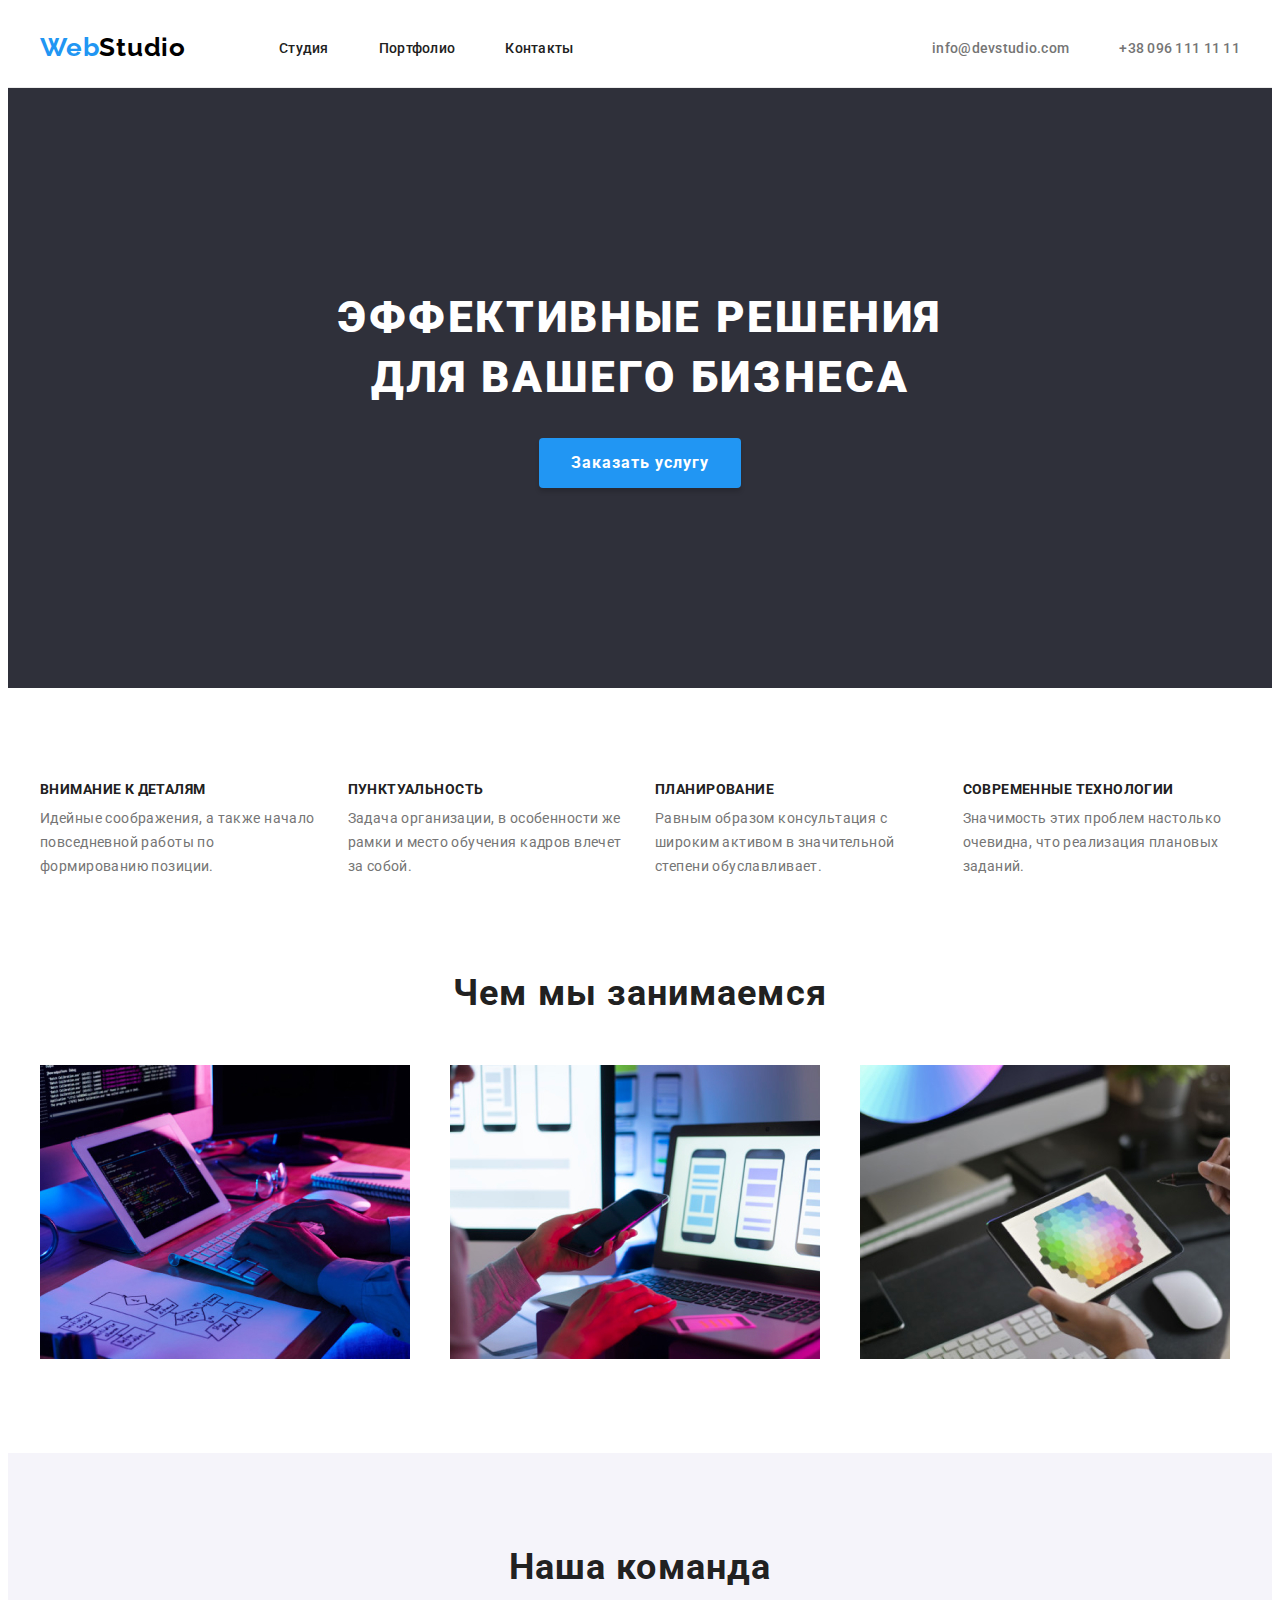
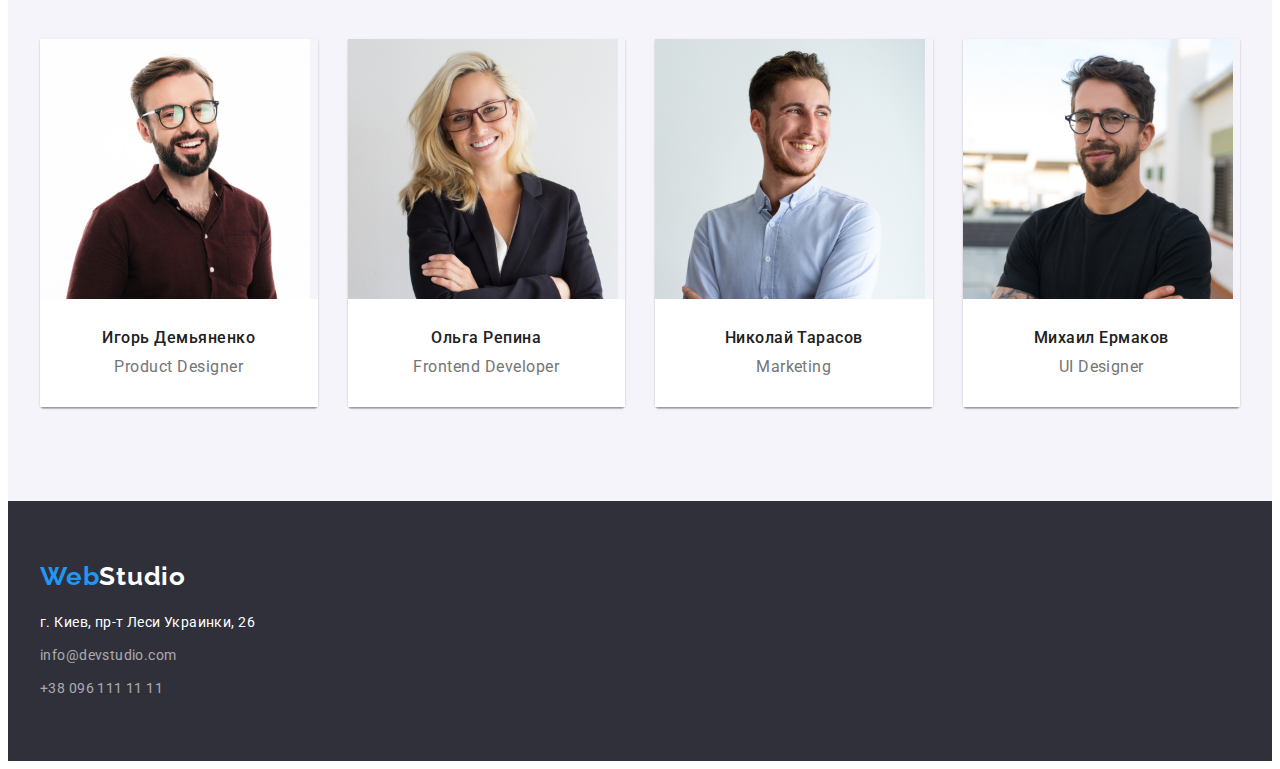
<file: index.html>
<!DOCTYPE html>
<html lang="ru">
  <head>
    <meta charset="UTF-8" />
    <meta http-equiv="X-UA-Compatible" content="IE=edge" />
    <meta name="viewport" content="width=device-width, initial-scale=1.0" />
    <title>Студия</title>
    <link rel="stylesheet" href="https://cdnjs.cloudflare.com/ajax/libs/modern-normalize/1.1.0/modern-normalize.min.css" integrity="sha512-wpPYUAdjBVSE4KJnH1VR1HeZfpl1ub8YT/NKx4PuQ5NmX2tKuGu6U/JRp5y+Y8XG2tV+wKQpNHVUX03MfMFn9Q==" crossorigin="anonymous" referrerpolicy="no-referrer" />
    <link rel="preconnect" href="https://fonts.gstatic.com" crossorigin>
    <link href="https://fonts.googleapis.com/css2?family=Raleway:wght@700&family=Roboto:wght@400;500;700;900&display=swap" rel="stylesheet">
    <link rel="stylesheet" href="./css/styles.css" />
  </head>
  <body>
    <header class="page-header">
      <div class="container navigation-container">
        <nav class="navigation">
        <a class="logo header-logo link" href="" lang="en"
          >Web<span class="header-color-logo">Studio</span></a
        >
        <ul class="menu list">
          <li class="menu-item">
            <a class="menu-link link" href="">Студия</a>
          </li>
          <li class="menu-item">
            <a class="menu-link link" href="./portfolio.html">Портфолио</a>
          </li>
          <li class="menu-item">
            <a class="menu-link link" href="">Контакты</a>
          </li>
        </ul>
        
      </nav>
      <ul class="contact list">
        <li class="contact-items">
          <a class="contact-link link" href="mailto:info@devstudio.com"
            >info@devstudio.com</a
          >
        </li>
        <li class="contact-items">
          <a class="contact-link link" href="tel:+380961111111"
            >+38 096 111 11 11</a
          >
        </li>
      </ul>
    </div>
      
    </header>
    <main class="main">
      <section class="hero">
        <div class="container">
          <h1 class="hero-title">Эффективные решения для вашего бизнеса</h1>
          <button class="hero-button" type="button">Заказать услугу</button></div>
        
      </section>
       <section class="section">
        <div class="container">
          <h2 class="benefits-title visually-hidden">Наши преимущества</h2>
           <ul class="benefits-list list">
          <li class="benefits-list-item">
            <h3 class="benefits-list-item-title">Внимание к деталям</h3>
            <p class="benefits-list-item-text">
              Идейные соображения, а также начало повседневной работы по
              формированию позиции.
            </p>
          </li>

          <li class="benefits-list-item">
            <h3 class="benefits-list-item-title">Пунктуальность</h3>
            <p class="benefits-list-item-text">
              Задача организации, в особенности же рамки и место обучения кадров
              влечет за собой.
            </p>
          </li>
          <li class="benefits-list-item">
            <h3 class="benefits-list-item-title">Планирование</h3>
            <p class="benefits-list-item-text">
              Равным образом консультация с широким активом в значительной
              степени обуславливает.
            </p>
          </li>
          <li class="benefits-list-item">
            <h3 class="benefits-list-item-title">Современные технологии</h3>
            <p class="benefits-list-item-text">
              Значимость этих проблем настолько очевидна, что реализация
              плановых заданий.
            </p>
          </li>
        </ul></div>
        
       
        
      </section>
      <section class="work section">
        <div class="container">
          <h2 class="work-title">Чем мы занимаемся</h2>
          <ul class="work-list list">
            <li class="work-list-item">
              <img
                class="work-list-pic"
                src="./images/img.jpg"
                width="370"
                height="294"
                alt="мужчина пишет код на клавиатуре"
              />
            </li>
            <li class="work-list-item">
              <img
                class="work-list-pic"
                src="./images/img1.jpg"
                width="370"
                height="294"
                alt="женщина держит телефон в руках и смотрит на экран ноутбука"
              />
            </li>
            <li class="work-list-item">
              <img
                class="work-list-pic"
                src="./images/img2.jpg"
                width="370"
                height="294"
                alt="планшет с изображением палитры красок в руках человека"
              />
            </li>
          </ul>
        </div>
       
      </section>
      <section class="team section">
        <div class="container">
          <h2 class="team-title">Наша команда</h2>
          <ul class="team-list list">
            <li class="team-list-item">
              <img class="team-list-pic"
                src="./images/img3.jpg"
                width="270"
                height="260"
                alt="улыбающийся мужчина в очках"
              />
              <div class="team-list-content"> <h3 class="team-list-item-title">Игорь Демьяненко</h3>
                <p class="team-list-item-text">Product Designer</p></div>
             
              
            </li>
  
            <li class="team-list-item card-container">
              <img class="team-list-pic"
                src="./images/img4.jpg"
                width="270"
                height="260"
                alt="улыбающаяся женщина в очках"
              />
              <div class="team-list-content"><h3 class="team-list-item-title">Ольга Репина</h3>
                <p class="team-list-item-text">Frontend Developer</p></div>
              
            </li>
  
            <li class="team-list-item card-container">
              <img class="team-list-pic"
                src="./images/img5.jpg"
                width="270"
                height="260"
                alt="улыбающийся мужчина"
              />
              <div class="team-list-content"><h3 class="team-list-item-title">Николай Тарасов</h3>
                <p class="team-list-item-text">Marketing</p></div>
              
            </li>
  
            <li class="team-list-item card-container">
              <img class="team-list-pic"
                src="./images/img6.jpg"
                width="270"
                height="260"
                alt="улыбающийся мужчина в очках"
              />
              <div class="team-list-content"><h3 class="team-list-item-title">Михаил Ермаков</h3>
                <p class="team-list-item-text">UI Designer</p></div>
              
            </li>
          </ul>

        </div>
        
      </section>
    </main>
    <footer class="footer">
      <div class="container">
        <a class="logo footer-logo link" href="" lang="en"
        >Web<span class="footer-color-logo">Studio</span></a
      >
      <address>
        <ul class="contacts list">
          <li class="contact-item">
            <a class="contacts-link address link" href=""
              >г. Киев, пр-т Леси Украинки, 26</a
            >
          </li>
          <li class="contact-item">
            <a class="contacts-link link" href="mailto:info@devstudio.com"
              >info@devstudio.com</a
            >
          </li>
          <li class="contact-item">
            <a class="contacts-link link" href="tel:+380961111111"
              >+38 096 111 11 11</a
            >
          </li>
        </ul>
      </address>
      </div>
     
    </footer>
  </body>
</html>
</file>
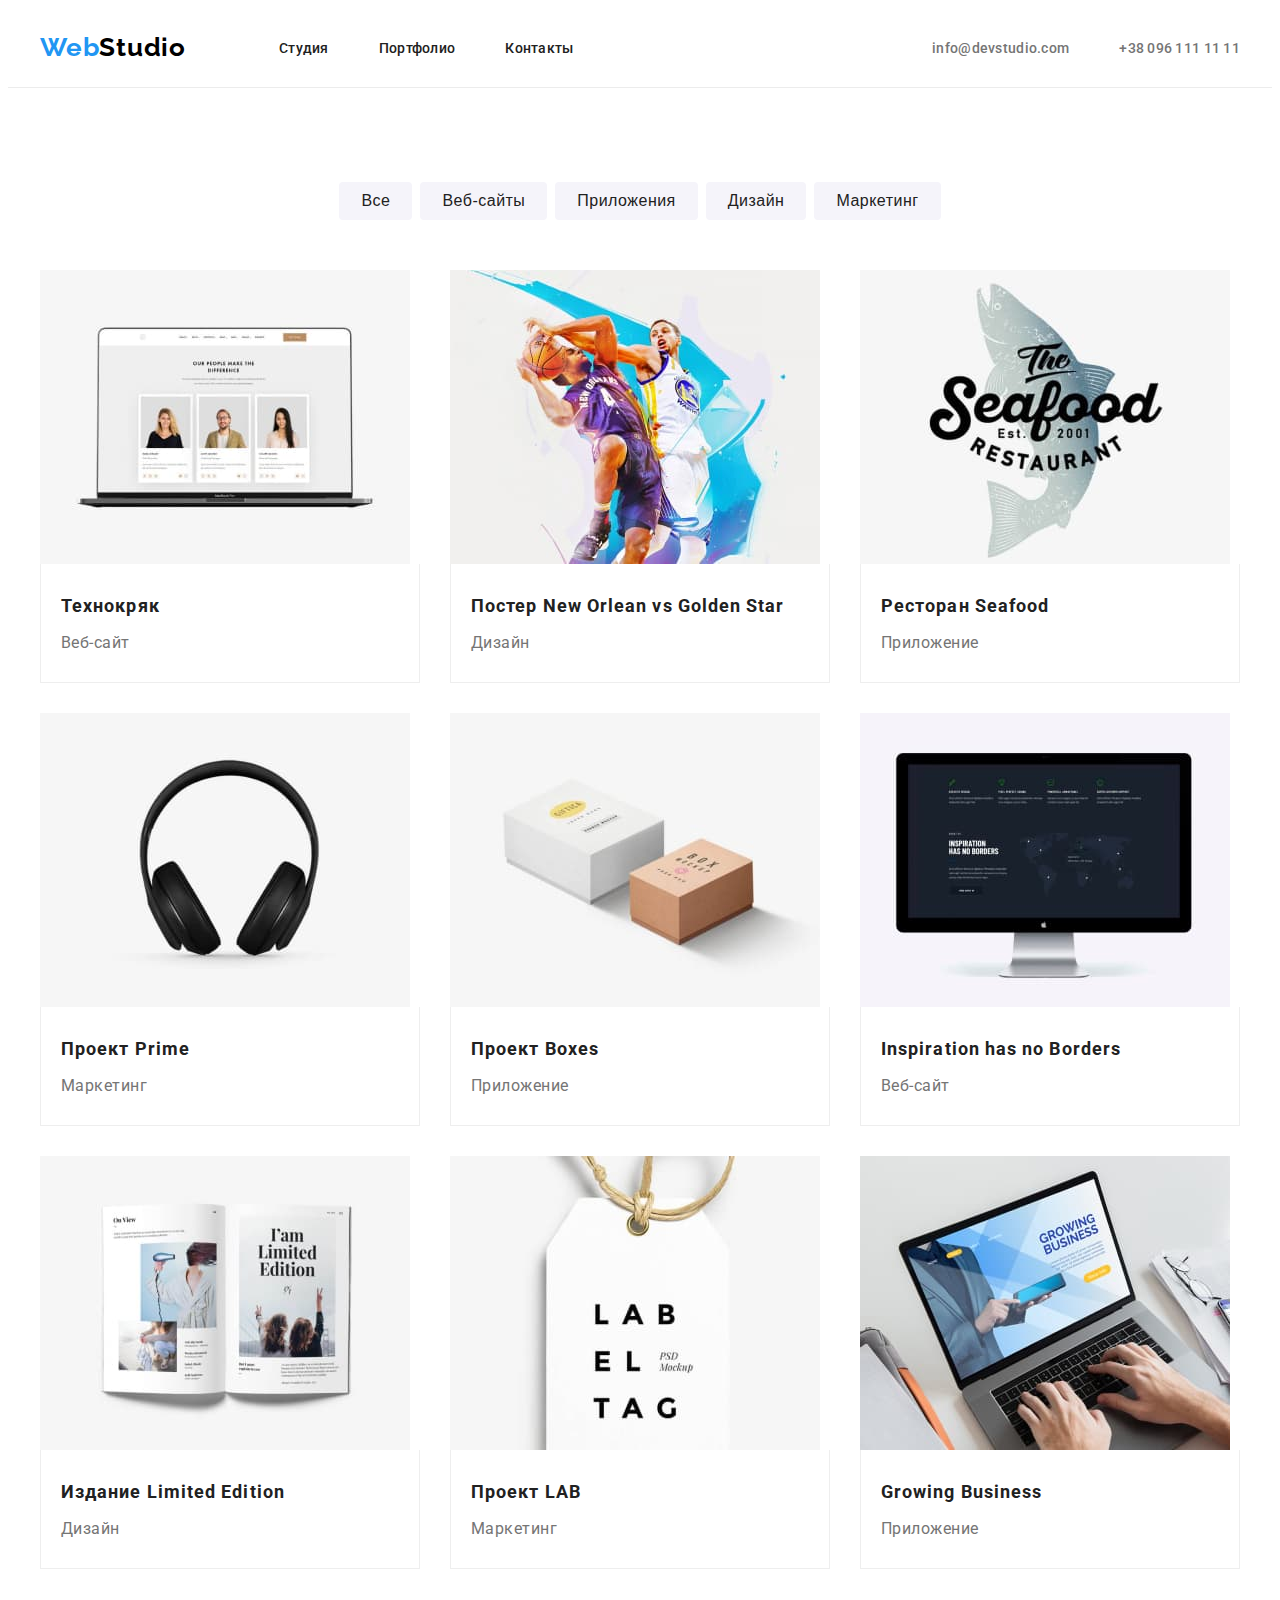
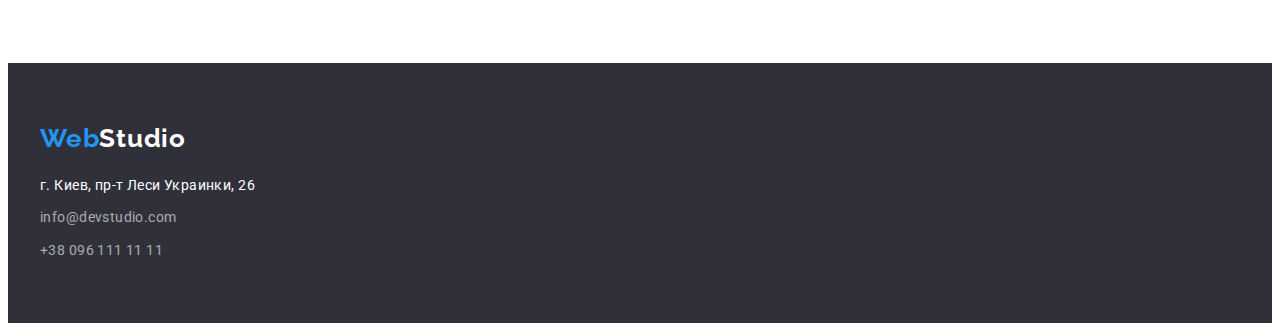
<file: portfolio.html>
<!DOCTYPE html>
<html lang="ru">
  <head>
    <meta charset="UTF-8" />
    <meta http-equiv="X-UA-Compatible" content="IE=edge" />
    <meta name="viewport" content="width=device-width, initial-scale=1.0" />
    <title>Портфолио</title>
    <link rel="stylesheet" href="https://cdnjs.cloudflare.com/ajax/libs/modern-normalize/1.1.0/modern-normalize.min.css" integrity="sha512-wpPYUAdjBVSE4KJnH1VR1HeZfpl1ub8YT/NKx4PuQ5NmX2tKuGu6U/JRp5y+Y8XG2tV+wKQpNHVUX03MfMFn9Q==" crossorigin="anonymous" referrerpolicy="no-referrer" />
    <link rel="preconnect" href="https://fonts.googleapis.com">
    <link rel="preconnect" href="https://fonts.gstatic.com" crossorigin>
    <link href="https://fonts.googleapis.com/css2?family=Raleway:wght@700&family=Roboto:wght@400;500;700;900&display=swap" rel="stylesheet">
    <link rel="stylesheet" href="./css/styles.css" />
  </head>
  <body>
    <header class="page-header">
      <div class="container navigation-container">
        <nav class="navigation">
        <a class="logo header-logo link" href="" lang="en"
          >Web<span class="header-color-logo">Studio</span></a
        >
        <ul class="menu list">
          <li class="menu-item">
            <a class="menu-link link" href="">Студия</a>
          </li>
          <li class="menu-item">
            <a class="menu-link link" href="./portfolio.html">Портфолио</a>
          </li>
          <li class="menu-item">
            <a class="menu-link link" href="">Контакты</a>
          </li>
        </ul>
        
      </nav>
      <ul class="contact list">
        <li class="contact-items">
          <a class="contact-link link" href="mailto:info@devstudio.com"
            >info@devstudio.com</a
          >
        </li>
        <li class="contact-items">
          <a class="contact-link link" href="tel:+380961111111"
            >+38 096 111 11 11</a
          >
        </li>
      </ul>
    </div>
      
    </header>
    <main class="body">
      <section class="section">
        <div class="container">
          <h1 class="caption visually-hidden">Наши работы</h1>
        <ul class="button-items list">
        <li class="button-item">
          <button class="button" type="button">Все</button>
        </li>
        <li class="button-item">
          <button class="button" type="button">Веб-сайты</button>
        </li>
        <li class="button-item">
          <button class="button" type="button">Приложения</button>
        </li>
        <li class="button-item">
          <button class="button" type="button">Дизайн</button>
        </li>
        <li class="button-item">
          <button class="button" type="button">Маркетинг</button>
        </li>
      </ul>
      <ul class="product-list list">
        <li class="product-list-item">
          <img
            class="product-list-item-pic"
            src="./images/1.jpg"
            width="370"
            height="294"
            alt="ноутбук с изображением веб-сайта"
          />
          <div class="card-content">
            <h2 class="product-list-item-title">Технокряк</h2>
          <p class="product-list-item-text">Веб-сайт</p>
          </div>
          
        </li>
        <li class="product-list-item product-card">
          <img
            class="product-list-item-pic"
            src="./images/2.jpg"
            width="370"
            height="294"
            alt="два баскетболиста с мячем
                "
          />
          <div class="card-content"><h2 class="product-list-item-title">
            Постер New Orlean vs Golden Star
          </h2>
          <p class="product-list-item-text">Дизайн</p></div>
          
        </li>
        <li class="product-list-item product-card">
          <img
            class="product-list-item-pic"
            src="./images/3.jpg"
            width="370"
            height="294"
            alt="логотип ресторана Seafood
                "
          />
          <div class="card-content">
            <h2 class="product-list-item-title">Ресторан Seafood</h2>
          <p class="product-list-item-text">Приложение</p>
          </div>
          
        </li>
        <li class="product-list-item product-card">
          <img
            class="product-list-item-pic"
            src="./images/4.jpg"
            width="370"
            height="294"
            alt="наушники"
          />
          <div class="card-content">
            <h2 class="product-list-item-title">Проект Prime</h2>
         <p class="product-list-item-text">Маркетинг</p>
          </div>
          
        </li>
        <li class="product-list-item product-card">
          <img
            class="product-list-item-pic"
            src="./images/5.jpg"
            width="370"
            height="294"
            alt="две коробки с надписями 
                "
          />
          <div class="card-content">
            <h2 class="product-list-item-title">Проект Boxes</h2>
          <p class="product-list-item-text">Приложение</p>
          </div>
          
        </li>
        <li class="product-list-item product-card">
          <img
            class="product-list-item-pic"
            src="./images/6.jpg"
            width="370"
            height="294"
            alt="монитор с изображением веб-сайта 
                "
          />
          <div class="card-content">
            <h2 class="product-list-item-title">Inspiration has no Borders</h2>
            <p class="product-list-item-text">Веб-сайт</p>
          </div>
        
        </li>
        <li class="product-list-item product-card">
          <img
            class="product-list-item-pic"
            src="./images/7.jpg"
            width="370"
            height="294"
            alt="открытая книга
                "
          />
          <div class="card-content">
            <h2 class="product-list-item-title">Издание Limited Edition</h2>
          <p class="product-list-item-text">Дизайн</p>
          </div>
          
        </li>
        <li class="product-list-item product-card">
          <img
            class="product-list-item-pic"
            src="./images/8.jpg"
            width="370"
            height="294"
            alt="лейба с надпиью 
                "
          />
          <div class="card-content">
            <h2 class="product-list-item-title">Проект LAB</h2>
            <p class="product-list-item-text">Маркетинг</p>
          </div>
         
        </li>
        <li class="product-list-item product-card">
          <img
            class="product-list-item-pic"
            src="./images/9.jpg"
            width="370"
            height="294"
            alt="ноутбук с изображением веб-сайта"
          />
          <div class="card-content">
            <h2 class="product-list-item-title">Growing Business</h2>
            <p class="product-list-item-text">Приложение</p></div>
          
        </li>
      </ul>
        </div>
        
      </section>
    </main>
    <footer class="footer">
      <div class="container">
        <a class="logo footer-logo link" href="" lang="en"
        >Web<span class="footer-color-logo">Studio</span></a
      >
      <address>
        <ul class="contacts list">
          <li class="contact-item">
            <a class="contacts-link address link" href=""
              >г. Киев, пр-т Леси Украинки, 26</a
            >
          </li>
          <li class="contact-item">
            <a class="contacts-link link" href="mailto:info@devstudio.com"
              >info@devstudio.com</a
            >
          </li>
          <li class="contact-item">
            <a class="contacts-link link" href="tel:+380961111111"
              >+38 096 111 11 11</a
            >
          </li>
        </ul>
      </address>
      </div>
     
    </footer>
  </body>
</html>
</file>
<file: css/styles.css>
:root{
    --primary-font: 'Roboto', sans-serif; 
    --secondary-font: 'Raleway'; 
    --accent-color: #2196F3;
    --secondary-color: #212121;
    /* #2196F3 */

}

h1,
h2,
h3,
p {
  margin-top: 0;
  margin-bottom: 0;
}

ul{
  margin-top: 0;
  margin-bottom: 0;
  padding-left: 0;
}

img{
    display: block;
}

.list{
    list-style: none;
}
.link{
    text-decoration: none;
    
}

body{
    font-family: var(--primary-font);
    color: #757575;
}

.container {
    width: 1200px;
    margin-left: auto;
    margin-right: auto;
    padding-left: 15px;
    padding-right: 15px;
    
}
.section {
    padding-top: 94px;
    padding-bottom: 94px;
}
.visually-hidden
{
position: absolute;
 width: 1px;
 height: 1px;
 margin: -1px;
border: 0;
padding: 0;
white-space: nowrap;
 clip-path: inset(100%);
 clip: rect(0 0 0 0);
 overflow: hidden;
}


/* logo  */
.logo{
    font-family: 'Raleway';
    font-weight: 700;
    font-size: 26px;
    line-height: 1.19;
    letter-spacing: 0.03em;
    color: var(--accent-color);


    
    

}
.header-logo{
    margin-right: 93px;
}


.header-color-logo{
    color: #000000;
}
.footer-color-logo{
    color: #FFFFFF;
}
/* header */
.page-header{
    border-bottom: 1px solid #ECECEC;;
}


/* navigation-links */

.navigation-container{
    display: flex;
    padding-top: 24px;
    padding-bottom: 24px;
    align-items: center;
}


.navigation {
    display: flex;
    align-items: center;
    
}

.menu,
.contact{
    display: flex;
   
}
.menu-item:not(:last-child){
    margin-right: 50px;
}

.menu-link{
color: var(--secondary-color);
font-weight: 500;
font-size: 14px;
line-height: 1.14;
letter-spacing: 0.02em;
}

.contact{
    display: flex;
    margin-left: auto;
}
.contact-items:not(:last-child){
    margin-right: 50px;
}
.contact-link{
    color: #757575;
font-weight: 500;
font-size: 14px;
line-height:1.14;
letter-spacing: 0.02em;


}
.menu-link:hover,
.menu-link:focus,
.contact-link:hover,
.contact-link:focus{
    color:var(--accent-color);
}


/* main */


.hero{
    background-color: #2F303A;
    padding-top: 200px;
    padding-bottom: 200px;
    
}
.hero-title{
font-weight: 900;
font-size: 44px;
line-height:1.36;
text-align: center;
letter-spacing: 0.06em;
text-transform: uppercase;
color: #FFFFFF;

width: 696px;
margin-bottom: 30px;
margin-left: auto;
margin-right: auto;

}

.hero-button{
font-family: var(--primary-font);
font-weight: 700;
font-size: 16px;
line-height: 1.87;
display: flex;
align-items: center;
text-align: center;
letter-spacing: 0.06em;
background-color:var(--accent-color);
color: #FFFFFF;
cursor: pointer;
border: none;
border-radius: 4px;
box-shadow: 0px 4px 4px rgba(0, 0, 0, 0.15);



padding: 10px 32px;
min-width: 200px;
margin-right: auto;
margin-left: auto;
}

.hero-button:hover,
.hero-button:focus{
    border: none;
    background-color: #188CE8;
}


/* benefits */


/* .benefits-title{
   visibility: hidden;
    
} */

.benefits-list{
    display: flex;
    margin-left: -30px;
    margin-top: -30px;
    
}

.benefits-list-item{
width: 270px;
margin-left: 30px;
margin-top: 30px;

flex-basis: calc((100% - 120px) / 4);
}

.benefits-list-item-title{
font-weight: 700;
font-size: 14px;
line-height: 1.14;
letter-spacing: 0.03em;
text-transform: uppercase;

color: var(--secondary-color);

margin-bottom: 10px;
}


.benefits-list-item-text{
font-size: 14px;
line-height: 1.71;
letter-spacing: 0.03em;
}


/* work */
.work{
    padding-top: 0;
}


.work-title{
font-weight: 700;
font-size: 36px;
line-height: 1.16;
text-align: center;
letter-spacing: 0.03em;
color: var(--secondary-color);


margin-bottom: 50px;

}

.work-list{
    
    display: flex;
    flex-wrap: wrap;
    margin-left: -30px;
    margin-top: -30px;
    
}
.work-list-item{
    width: 370px;
margin-left: 30px;
margin-top: 30px;

flex-basis: calc((100% - 90px) / 3);

}


/* team */

.team{
    background-color:#F5F4FA;
}

.team-title{
font-weight: 700;
font-size: 36px;
line-height: 1.16;
text-align: center;
letter-spacing: 0.03em;
color:var(--secondary-color);

margin-bottom: 50px;
}

.team-list{
    display: flex;
    /* flex-wrap: wrap; */
    margin-left: -30px;
    margin-top: -30px;
 
}
.team-list-item{
    width: 270px;
    margin-left: 30px;
    margin-top: 30px;
    flex-basis: calc((100% - 90px) / 3);
    box-shadow: 0px 1px 3px rgba(0, 0, 0, 0.12), 0px 1px 1px rgba(0, 0, 0, 0.14), 0px 2px 1px rgba(0, 0, 0, 0.2);
border-radius: 0px 0px 4px 4px;

}
.team-list-content{
    padding-top: 30px;
    padding-bottom: 30px;
    background-color:#FFFFFF;
}



.team-list-item-title{
font-weight: 500;
font-size: 16px;
line-height: 1.18;
letter-spacing: 0.03em;

color:var(--secondary-color);

text-align: center;
margin-bottom: 10px;

}


.team-list-item-text{
font-size: 16px;
line-height: 1.18;
letter-spacing: 0.03em;
text-align: center;
}


/* PORFOLIO  */


/* button */
.caption{
    visibility: hidden;
}
.button-items{
    display: flex;
    justify-content: center;
    margin-bottom: 50px;
}
.button-item:not(:last-child){
margin-right: 8px;

}


.button{
font-weight: 500;
font-size: 16px;
line-height: 1.62;
text-align: center;
letter-spacing: 0.03em;
color:var(--secondary-color);
background-color:#F5F4FA;
cursor: pointer;
border: none;
border-radius: 4px;
min-width: 73px;
padding: 6px 22px;
}
.button:hover,
.button:focus{
    background: var(--accent-color);
    color: #FFFFFF;
    box-shadow: 0px 3px 1px rgba(0, 0, 0, 0.1), 0px 1px 2px rgba(0, 0, 0, 0.08), 0px 2px 2px rgba(0, 0, 0, 0.12);

}

/* product */

.product-list{
    display: flex;
   flex-wrap: wrap;
 margin-top: -30px;
   margin-left: -30px;
}
.product-list-item{
    width: 370px;
margin-top: 30px;
margin-left: 30px;
flex-basis: calc((100% - 90px) / 3);
}

.card-content{
   padding: 24px 20px;
   border-left:  1px solid #EEEEEE;
   border-right:  1px solid #EEEEEE;
   border-bottom:  1px solid #EEEEEE;
}
.product-list-item-title{
    margin-bottom: 4px;
font-weight: 700;
font-size: 18px;
line-height: 2;
letter-spacing: 0.06em;
color:var(--secondary-color)

}
.product-list-item-text{
font-size: 16px;
line-height:1.87;
letter-spacing: 0.03em;
}


/* footer */

.footer{
    background-color:#2F303A;
    padding-top: 60px;
    padding-bottom: 60px;
}

.footer-logo{
    display: block;
    margin-bottom: 20px;
}



.contacts-link{
font-style: normal;
font-size: 14px;
line-height: 1.71;
letter-spacing: 0.03em;
color: rgba(255, 255, 255, 0.6);
}

.contact-item:not(:last-child){
    margin-bottom: 9px;
}
.address{
    color: #FFFFFF;
}

.contacts-link:hover,
.contacts-link:focus{
    color: var(--accent-color);

}
.secondary-color-logo{
    color: #FFFFFF;
    padding-top: 0;
}
</file>
